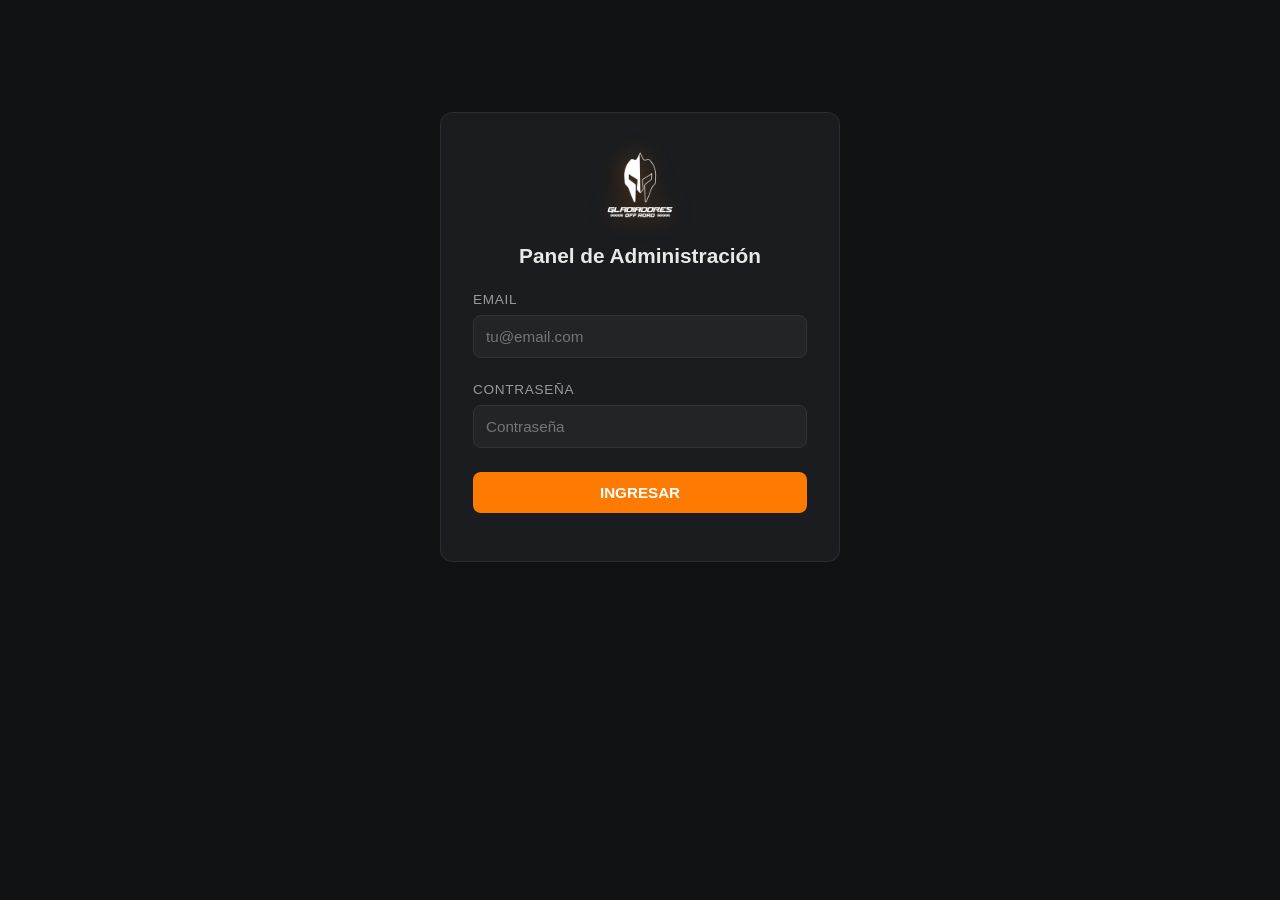
<file: admin.html>
<!DOCTYPE html>
<html lang="es">
<head>
  <meta charset="UTF-8">
  <meta name="viewport" content="width=device-width, initial-scale=1.0">
  <meta name="robots" content="noindex, nofollow, noarchive, nosnippet">
  <meta name="referrer" content="no-referrer">
  <title>Panel — Gladiadores Off Road</title>
  <meta name="theme-color" content="#0D0B0A">
  <meta name="apple-mobile-web-app-capable" content="yes">
  <meta name="apple-mobile-web-app-status-bar-style" content="black-translucent">
  <meta name="mobile-web-app-capable" content="yes">
  <meta name="apple-mobile-web-app-title" content="Panel Gladiadores">
  <link rel="manifest" href="manifest-admin.json">
  <link rel="icon" href="img/icon-panel-192.png">
  <link rel="apple-touch-icon" href="img/icon-panel-180.png">
  <link rel="stylesheet" href="css/admin.css?v=15">
</head>
<body>
  <div class="container">
    <!-- LOGIN -->
    <div id="login" class="login-box">
      <div class="sax1">
        <img src="img/i1.png" alt="Gladiadores Off Road" class="sax2">
      </div>
      <h2>Panel de Administración</h2>
      <div class="form-group">
        <label>Email</label>
        <input type="email" id="email" placeholder="tu@email.com">
      </div>
      <div class="form-group">
        <label>Contraseña</label>
        <input type="password" id="password" placeholder="Contraseña">
      </div>
      <button class="btn-login" data-a="login">INGRESAR</button>
      <div id="login-error" class="error"></div>
    </div>

    <!-- PASO 2: CÓDIGO DE VERIFICACIÓN -->
    <div id="paso-2fa" class="login-box sax3">
      <h2>Verificación</h2>
      <p class="sax4">
        Escribe el código de 6 dígitos de tu app de autenticación.
      </p>
      <div class="form-group">
        <label>Código</label>
        <input type="text" id="codigo-2fa" inputmode="text" autocomplete="one-time-code"
               maxlength="9" placeholder="000000"
               onkeydown="if(event.key==='Enter')verificar2FA()" class="sax5">
      </div>
      <button class="btn-login" data-a="verificar2FA">VERIFICAR</button>
      <p class="sax6">
        ¿Perdiste el teléfono? Usa uno de tus códigos de respaldo.
      </p>
      <div id="error-2fa" class="error"></div>
    </div>

    <!-- ADMIN PANEL -->
    <div id="panel" class="admin-panel">
      <div class="admin-header">
        <div class="admin-title">Panel de Administración</div>
        <div class="sax7">
          <div class="admin-user"><span id="admin-name"></span></div>
          <button class="btn-logout" data-a="logout">Cerrar sesión</button>
        </div>
      </div>

      <div class="tabs">
        <button class="tab active" data-tab="reservas" data-a="switchTab" data-p="reservas">Reservas</button>
        <button class="tab" data-tab="catalogo" data-a="switchTab" data-p="catalogo">Catálogo</button>
        <button class="tab" data-tab="flotilla" data-a="switchTab" data-p="flotilla">Flotilla</button>
        <button class="tab" data-tab="promos" id="tab-btn-promos" data-a="switchTab" data-p="promos" data-css="display:none">Promociones</button>
        <button class="tab" data-tab="registros" data-a="switchTab" data-p="registros">Registros</button>
        <button class="tab" data-tab="seguridad" data-a="switchTab" data-p="seguridad">Seguridad</button>
        <button class="tab" data-tab="agente" id="tab-btn-agente" data-a="switchTab" data-p="agente" data-css="display:none">Agente IA</button>
      </div>

      <!-- FLOTILLA / CALENDARIO -->
      <div id="tab-flotilla" class="tab-panel">
        <p class="tab-hint">Calendario de disponibilidad. Toca un día para ver qué unidades están rentadas y cuáles están libres.</p>
        <div class="cal-header">
          <button class="cal-nav" data-a="calNav" data-p="-1">&larr;</button>
          <h3 id="cal-title"></h3>
          <button class="cal-nav" data-a="calNav" data-p="1">&rarr;</button>
        </div>
        <div class="cal-grid" id="cal-grid"></div>
        <div id="cal-fecha-label" class="sax8"></div>
        <div id="flotilla-cuerpo"><p class="sax9">Selecciona un día del calendario</p></div>
      </div>

      <!-- PROMOS (solo owner) -->
      <div id="tab-promos" class="tab-panel">
        <p class="tab-hint">Crea códigos de descuento con vigencia y límite de usos. Compártelos con clientes en redes o WhatsApp.</p>
        <div class="promo-form" id="promo-form">
          <div>
            <label>Código</label>
            <input class="precio-input sax10" id="promo-codigo" placeholder="GLADIADOR10" maxlength="30">
          </div>
          <div>
            <label>Descuento %</label>
            <input class="precio-input sax11" id="promo-porcentaje" type="number" min="1" max="100" placeholder="10">
          </div>
          <div>
            <label>Usos máximos</label>
            <input class="precio-input sax11" id="promo-usos" type="number" min="1" max="10000" placeholder="50">
          </div>
          <div>
            <label>Válido desde</label>
            <input class="precio-input sax11" id="promo-inicio" type="date">
          </div>
          <div>
            <label>Válido hasta</label>
            <input class="precio-input sax11" id="promo-fin" type="date">
          </div>
          <div class="sax12">
            <button class="btn-action sax11" data-a="crearPromo">Crear código</button>
          </div>
        </div>
        <div id="promo-error" class="error sax13"></div>
        <div id="promos-lista"><p class="sax9">Cargando...</p></div>
      </div>

      <!-- AGENTE IA (solo dueño) -->
      <div id="tab-agente" class="tab-panel">
        <p class="tab-hint">El agente responde en el chat del sitio con Claude, usando las rutas y la flota activas.</p>
        <div id="agente-cuerpo"><p class="sax9">Cargando...</p></div>
      </div>

      <!-- SEGURIDAD -->
      <!-- REGISTROS DEL POPUP DE BIENVENIDA -->
      <div id="tab-registros" class="tab-panel">
        <p class="tab-hint">Quien dejó sus datos en el popup del sitio. El obsequio de estreno es para los primeros 25; los demás quedan guardados como clientes interesados.</p>
        <div class="rcal-bar"><div id="reg-resumen">Cargando…</div>
          <button class="btn-action sm secondary" data-a="exportarRegistrosCSV">⬇ Descargar CSV</button></div>
        <div class="table-wrap">
          <table>
            <thead><tr><th>#</th><th>Nombre / contacto</th><th>Obsequio</th><th>Registrado</th><th></th></tr></thead>
            <tbody id="tbody-registros"><tr><td colspan="5" class="sax17">Cargando…</td></tr></tbody>
          </table>
        </div>
      </div>

      <div id="tab-seguridad" class="tab-panel">
        <p class="tab-hint">Protege tu cuenta con un segundo factor. Aunque alguien descubra tu contraseña, no podrá entrar sin tu teléfono.</p>
        <div id="seguridad-cuerpo"><p class="sax9">Cargando...</p></div>

        <p class="tab-hint" id="mantenimiento-hint" data-css="display:none;margin-top:2rem">Apaga la página al público mientras haces cambios. Tú siempre puedes seguir viendo este panel.</p>
        <div id="mantenimiento-cuerpo" data-css="display:none"></div>

        <p class="tab-hint" id="reservas-toggle-hint" data-css="display:none;margin-top:2rem">Mientras esté pausado, la gente puede ver todo y armar su reserva, pero el último paso manda la solicitud por WhatsApp en vez de cobrar en línea.</p>
        <div id="reservas-toggle-cuerpo" data-css="display:none"></div>
      </div>

      <!-- CATÁLOGO -->
      <div id="tab-catalogo" class="tab-panel">
        <p class="tab-hint">Cambia precios, apaga rutas, unidades o horarios. Lo que apagues deja de verse en la página.</p>
        <div id="catalogo-lista"><p class="sax9">Cargando catálogo...</p></div>
      </div>

      <!-- RESERVAS -->
      <div id="tab-reservas" class="tab-panel active">
        <div class="sax14">
          <p class="tab-hint sax15"><span class="live-dot"></span> En vivo — <span id="reservas-actualizado">cargando…</span></p>
          <div class="sax16">
            <button class="btn-action sm secondary" data-a="loadReservas">↻ Actualizar ahora</button>
            <button class="btn-action sm secondary" data-a="exportarReservasCSV">⬇ Descargar CSV</button>
          </div>
        </div>
        <div class="rcal">
          <div class="cal-header rcal-header">
            <button class="cal-nav" data-a="rcalNav" data-p="-1" aria-label="Mes anterior">&larr;</button>
            <h3 id="rcal-title"></h3>
            <button class="cal-nav" data-a="rcalNav" data-p="1" aria-label="Mes siguiente">&rarr;</button>
          </div>
          <div class="cal-grid" id="rcal-grid"></div>
          <div class="rcal-leyenda">
            <span><i class="rcal-pt pend"></i> Falta pago</span>
            <span><i class="rcal-pt conf"></i> Confirmada</span>
            <span><i class="rcal-pt paus"></i> Pausada</span>
          </div>
        </div>
        <div class="rcal-bar">
          <div id="rcal-label">Todas las reservas</div>
          <button class="btn-action sm secondary" data-a="rcalTodas" id="rcal-todas" hidden>Ver todas</button>
        </div>
        <div class="table-wrap">
          <table id="tabla-reservas">
            <thead>
              <tr>
                <th>Folio</th>
                <th>Cliente / contacto</th>
                <th>Ruta</th>
                <th>Fecha</th>
                <th>Pagado / resta</th>
                <th>Estado</th>
                <th></th>
              </tr>
            </thead>
            <tbody id="tbody-reservas">
              <tr><td colspan="7" class="sax17">Cargando reservas...</td></tr>
            </tbody>
          </table>
        </div>
      </div>
    </div>
  </div>

  <!-- MODAL DE DETALLES -->
  <div id="modal" class="modal">
    <div class="modal-content">
      <h3>Detalles de Reserva</h3>
      <div class="modal-body" id="modal-body"></div>
      <div class="modal-actions">
        <select id="estado-select" class="btn-modal btn-secondary sax18">
          <option value="">Cambiar estado</option>
          <option value="pendiente">Pendiente (falta pago)</option>
          <option value="confirmada">Confirmada</option>
          <option value="completada">Terminada</option>
          <option value="pausada">Pausada</option>
          <option value="cancelada">Cancelada</option>
        </select>
        <button class="btn-modal btn-secondary" data-a="closeModal">Cerrar</button>
      </div>
    </div>
  </div>

  <script src="js/admin.js?v=15"></script>
</body>
</html>
</file>
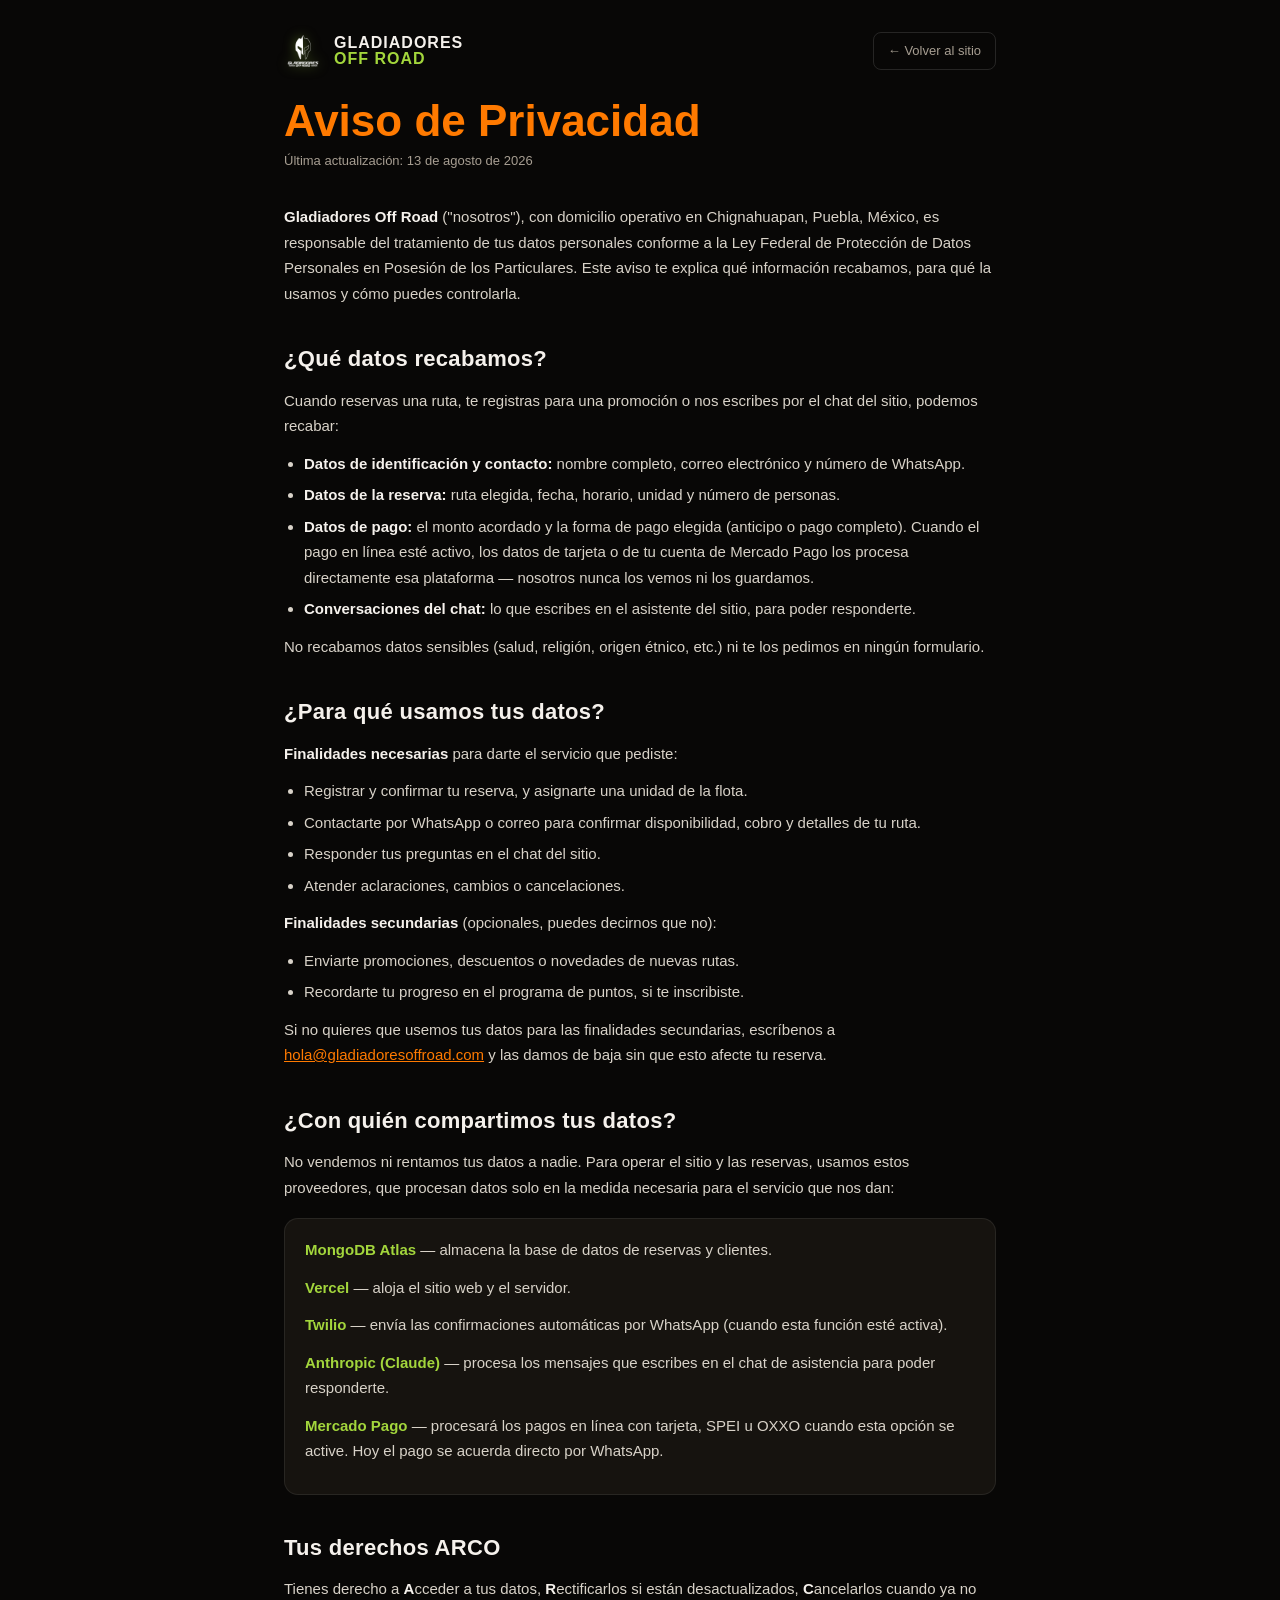
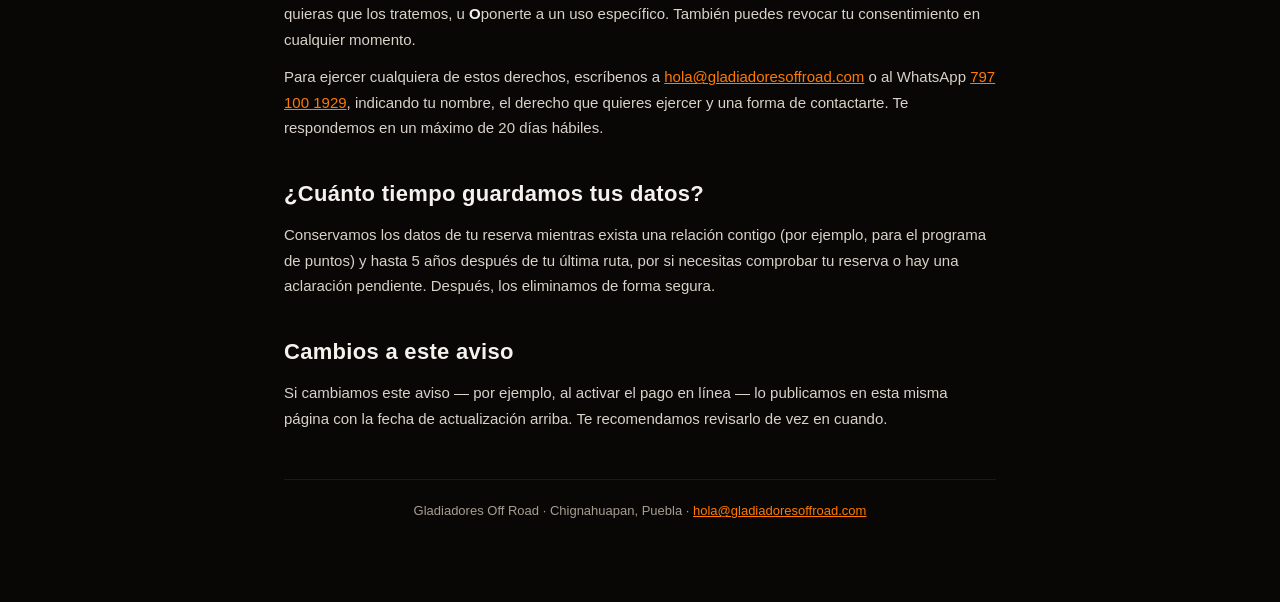
<file: aviso-privacidad.html>
<!DOCTYPE html>
<html lang="es">
<head>
<meta charset="UTF-8">
<meta name="viewport" content="width=device-width, initial-scale=1.0">
<title>Aviso de Privacidad — Gladiadores Off Road</title>
<meta name="description" content="Aviso de privacidad de Gladiadores Off Road: qué datos recabamos, para qué los usamos y cómo ejercer tus derechos ARCO.">
<meta name="robots" content="index, follow">
<link rel="icon" href="img/i1.png">
<link rel="stylesheet" href="css/aviso.css">
</head>
<body>
<div class="wrap">
  <div class="top">
    <img src="img/i1.png" alt="Gladiadores Off Road">
    <div class="brand">GLADIADORES<span>OFF ROAD</span></div>
    <a class="back" href="index.html">← Volver al sitio</a>
  </div>

  <h1>Aviso de Privacidad</h1>
  <p class="updated">Última actualización: 13 de agosto de 2026</p>

  <p><b>Gladiadores Off Road</b> ("nosotros"), con domicilio operativo en Chignahuapan, Puebla, México, es responsable del tratamiento de tus datos personales conforme a la Ley Federal de Protección de Datos Personales en Posesión de los Particulares. Este aviso te explica qué información recabamos, para qué la usamos y cómo puedes controlarla.</p>

  <h2>¿Qué datos recabamos?</h2>
  <p>Cuando reservas una ruta, te registras para una promoción o nos escribes por el chat del sitio, podemos recabar:</p>
  <ul>
    <li><b>Datos de identificación y contacto:</b> nombre completo, correo electrónico y número de WhatsApp.</li>
    <li><b>Datos de la reserva:</b> ruta elegida, fecha, horario, unidad y número de personas.</li>
    <li><b>Datos de pago:</b> el monto acordado y la forma de pago elegida (anticipo o pago completo). Cuando el pago en línea esté activo, los datos de tarjeta o de tu cuenta de Mercado Pago los procesa directamente esa plataforma — nosotros nunca los vemos ni los guardamos.</li>
    <li><b>Conversaciones del chat:</b> lo que escribes en el asistente del sitio, para poder responderte.</li>
  </ul>
  <p>No recabamos datos sensibles (salud, religión, origen étnico, etc.) ni te los pedimos en ningún formulario.</p>

  <h2>¿Para qué usamos tus datos?</h2>
  <p><b>Finalidades necesarias</b> para darte el servicio que pediste:</p>
  <ul>
    <li>Registrar y confirmar tu reserva, y asignarte una unidad de la flota.</li>
    <li>Contactarte por WhatsApp o correo para confirmar disponibilidad, cobro y detalles de tu ruta.</li>
    <li>Responder tus preguntas en el chat del sitio.</li>
    <li>Atender aclaraciones, cambios o cancelaciones.</li>
  </ul>
  <p><b>Finalidades secundarias</b> (opcionales, puedes decirnos que no):</p>
  <ul>
    <li>Enviarte promociones, descuentos o novedades de nuevas rutas.</li>
    <li>Recordarte tu progreso en el programa de puntos, si te inscribiste.</li>
  </ul>
  <p>Si no quieres que usemos tus datos para las finalidades secundarias, escríbenos a <a href="mailto:hola@gladiadoresoffroad.com">hola@gladiadoresoffroad.com</a> y las damos de baja sin que esto afecte tu reserva.</p>

  <h2>¿Con quién compartimos tus datos?</h2>
  <p>No vendemos ni rentamos tus datos a nadie. Para operar el sitio y las reservas, usamos estos proveedores, que procesan datos solo en la medida necesaria para el servicio que nos dan:</p>
  <div class="card">
    <p><b>MongoDB Atlas</b> — almacena la base de datos de reservas y clientes.</p>
    <p><b>Vercel</b> — aloja el sitio web y el servidor.</p>
    <p><b>Twilio</b> — envía las confirmaciones automáticas por WhatsApp (cuando esta función esté activa).</p>
    <p><b>Anthropic (Claude)</b> — procesa los mensajes que escribes en el chat de asistencia para poder responderte.</p>
    <p><b>Mercado Pago</b> — procesará los pagos en línea con tarjeta, SPEI u OXXO cuando esta opción se active. Hoy el pago se acuerda directo por WhatsApp.</p>
  </div>

  <h2>Tus derechos ARCO</h2>
  <p>Tienes derecho a <b>A</b>cceder a tus datos, <b>R</b>ectificarlos si están desactualizados, <b>C</b>ancelarlos cuando ya no quieras que los tratemos, u <b>O</b>ponerte a un uso específico. También puedes revocar tu consentimiento en cualquier momento.</p>
  <p>Para ejercer cualquiera de estos derechos, escríbenos a <a href="mailto:hola@gladiadoresoffroad.com">hola@gladiadoresoffroad.com</a> o al WhatsApp <a href="https://wa.me/527971001929" target="_blank">797 100 1929</a>, indicando tu nombre, el derecho que quieres ejercer y una forma de contactarte. Te respondemos en un máximo de 20 días hábiles.</p>

  <h2>¿Cuánto tiempo guardamos tus datos?</h2>
  <p>Conservamos los datos de tu reserva mientras exista una relación contigo (por ejemplo, para el programa de puntos) y hasta 5 años después de tu última ruta, por si necesitas comprobar tu reserva o hay una aclaración pendiente. Después, los eliminamos de forma segura.</p>

  <h2>Cambios a este aviso</h2>
  <p>Si cambiamos este aviso — por ejemplo, al activar el pago en línea — lo publicamos en esta misma página con la fecha de actualización arriba. Te recomendamos revisarlo de vez en cuando.</p>

  <div class="foot">Gladiadores Off Road · Chignahuapan, Puebla · <a href="mailto:hola@gladiadoresoffroad.com">hola@gladiadoresoffroad.com</a></div>
</div>
</body>
</html>
</file>
<file: css/admin.css>
* { margin: 0; padding: 0; box-sizing: border-box; }
    body {
      font-family: -apple-system, BlinkMacSystemFont, 'Segoe UI', Roboto, sans-serif;
      background: #111214;
      color: #E8E8E8;
      min-height: 100vh;
    }
    .container { max-width: 1200px; margin: 0 auto; padding: 2rem; }

    /* LOGIN */
    .login-box {
      max-width: 400px;
      margin: 5rem auto;
      background: #1A1C1F;
      border: 1px solid #2A2D32;
      border-radius: 12px;
      padding: 2rem;
    }
    .login-box h2 { color: #E8E8E8; margin-bottom: 1.5rem; text-align: center; font-size: 1.3rem; font-weight: 700; }
    .form-group { margin-bottom: 1.5rem; }
    .form-group label { display: block; margin-bottom: 0.5rem; color: #999; font-size: 0.85rem; font-weight: 500; text-transform: uppercase; letter-spacing: 0.05em; }
    .form-group input {
      width: 100%;
      padding: 0.75rem;
      background: #222428;
      border: 1px solid #333;
      border-radius: 8px;
      color: #E8E8E8;
      font-family: inherit;
      font-size: 0.95rem;
    }
    .form-group input:focus { outline: none; border-color: #FF7A00; box-shadow: 0 0 0 3px rgba(255,122,0,0.12); }
    .btn-login {
      width: 100%;
      padding: 0.75rem;
      background: #FF7A00;
      color: #fff;
      border: none;
      border-radius: 8px;
      font-weight: 700;
      font-size: 0.95rem;
      cursor: pointer;
      transition: all 0.2s;
    }
    .btn-login:hover { background: #e86e00; }
    .error { color: #ff6b6b; font-size: 0.85rem; margin-top: 1rem; }

    /* HEADER */
    .admin-header {
      display: flex;
      justify-content: space-between;
      align-items: center;
      margin-bottom: 1.5rem;
      padding-bottom: 1rem;
      border-bottom: 1px solid #2A2D32;
    }
    .admin-title { font-size: 1.4rem; font-weight: 800; color: #fff; letter-spacing: -0.02em; }
    .admin-user { color: #888; font-size: 0.85rem; margin-bottom: 6px; }
    .btn-logout {
      background: transparent;
      color: #999;
      padding: 0.45rem 0.9rem;
      border: 1px solid #333;
      border-radius: 6px;
      cursor: pointer;
      font-weight: 600;
      font-size: 0.85rem;
      transition: all 0.2s;
    }
    .btn-logout:hover { border-color: #ff6b6b; color: #ff6b6b; }

    /* TABS */
    .tabs { display: flex; gap: 4px; margin-bottom: 1.5rem; border-bottom: 1px solid #2A2D32; overflow-x: auto; }
    .tab {
      padding: 0.65rem 1.2rem; background: none; border: none; border-bottom: 2px solid transparent;
      color: #777; font-family: inherit; font-size: 0.88rem; font-weight: 600; cursor: pointer;
      white-space: nowrap; transition: color 0.2s;
    }
    .tab:hover { color: #ccc; }
    .tab.active { color: #FF7A00; border-bottom-color: #FF7A00; }
    .tab-panel { display: none; }
    .tab-panel.active { display: block; }
    .tab-hint { color: #777; font-size: 0.85rem; margin-bottom: 1.25rem; line-height: 1.6; }

    /* CARDS */
    .card {
      background: #1A1C1F; border: 1px solid #2A2D32; border-radius: 10px;
      padding: 1.25rem; margin-bottom: 0.75rem;
    }
    .card.off { opacity: 0.45; }
    .card-top { display: flex; align-items: center; justify-content: space-between; gap: 1rem; flex-wrap: wrap; }
    .card-name { font-size: 1.05rem; font-weight: 700; color: #fff; }
    .card-meta { color: #777; font-size: 0.8rem; margin-top: 2px; }
    .card-body { margin-top: 1rem; padding-top: 1rem; border-top: 1px solid #222428; }
    .bloque-lbl { color: #FF7A00; font-size: 0.7rem; font-weight: 700; letter-spacing: 0.1em; text-transform: uppercase; margin-bottom: 0.6rem; }
    .chips { display: flex; flex-wrap: wrap; gap: 6px; margin-bottom: 1rem; }
    .chip {
      padding: 0.35rem 0.8rem; border-radius: 999px; font-size: 0.82rem; cursor: pointer;
      background: rgba(255,122,0,0.08); border: 1px solid rgba(255,122,0,0.3); color: #FF7A00;
      font-family: inherit; transition: all 0.15s;
    }
    .chip:hover { background: rgba(255,122,0,0.15); }
    .chip.off { background: #1E2024; border-color: #333; color: #555; text-decoration: line-through; }
    .unidad-row {
      display: flex; align-items: center; gap: 0.8rem; flex-wrap: wrap;
      padding: 0.7rem 0; border-top: 1px solid #222428;
    }
    .unidad-nombre { flex: 1; min-width: 150px; color: #E8E8E8; font-size: 0.9rem; }
    .unidad-nombre small { display: block; color: #777; font-size: 0.75rem; }
    .precio-input {
      width: 100px; padding: 0.45rem 0.6rem; background: #222428;
      border: 1px solid #333; border-radius: 8px; color: #E8E8E8; font-family: inherit;
      font-size: 0.9rem;
    }
    .precio-input:focus { outline: none; border-color: #FF7A00; }
    /* Tarifas: un precio por cada número de personas (el cobro es por vehículo) */
    .tarifas { display: flex; align-items: center; gap: 8px; flex-wrap: wrap; }
    .tarifa { display: flex; align-items: center; gap: 3px; font-size: 0.8rem; color: #999; }
    .tarifa b { color: #FF7A00; font-size: 0.78rem; min-width: 22px; }
    .tarifa .precio-input { width: 74px; padding: 0.35rem 0.45rem; }
    .sin-tarifa { color: #FF5A5A; font-size: 0.78rem; }
    .asientos { display: flex; gap: 4px; }
    .asiento {
      width: 30px; height: 30px; border-radius: 7px; cursor: pointer; font-size: 0.8rem; font-weight: 700;
      background: rgba(255,122,0,0.08); border: 1px solid rgba(255,122,0,0.3); color: #FF7A00;
      font-family: inherit;
    }
    .asiento.off { background: rgba(255,90,90,0.08); border-color: rgba(255,90,90,0.3); color: #FF5A5A; }
    .switch {
      padding: 0.4rem 0.9rem; border-radius: 8px; font-size: 0.8rem; font-weight: 700; cursor: pointer;
      font-family: inherit; border: 1px solid; transition: all 0.15s;
    }
    .switch.on { background: rgba(76,175,80,0.1); border-color: rgba(76,175,80,0.4); color: #4caf50; }
    .switch.off { background: rgba(255,90,90,0.08); border-color: rgba(255,90,90,0.3); color: #FF5A5A; }
    .btn-action {
      padding: 0.5rem 1.2rem; background: #FF7A00; color: #fff; border: none; border-radius: 8px;
      font-weight: 700; cursor: pointer; font-family: inherit; font-size: 0.85rem;
      transition: all 0.15s;
    }
    .btn-action:hover { background: #e86e00; }
    .btn-action:disabled { opacity: 0.4; cursor: default; }
    .btn-action.sm { padding: 0.4rem 0.7rem; font-size: 0.8rem; }
    .btn-action.secondary { background: transparent; border: 1px solid #333; color: #999; }
    .btn-action.secondary:hover { border-color: #FF7A00; color: #FF7A00; }
    .btn-action.danger { background: transparent; border: 1px solid #333; color: #ff6b6b; }
    .btn-action.danger:hover { border-color: #ff6b6b; background: rgba(255,90,90,0.08); }
    .saved { color: #4caf50; font-size: 0.82rem; }

    /* ADMIN PANEL */
    .admin-panel { display: none; }

    /* TABLE */
    .table-wrap {
      background: #1A1C1F;
      border: 1px solid #2A2D32;
      border-radius: 10px;
      overflow: hidden;
    }
    table { width: 100%; border-collapse: collapse; }
    th {
      background: #1E2024;
      padding: 0.85rem 1rem;
      text-align: left;
      font-weight: 600;
      font-size: 0.8rem;
      color: #999;
      border-bottom: 1px solid #2A2D32;
      text-transform: uppercase;
      letter-spacing: 0.05em;
    }
    td { padding: 0.85rem 1rem; border-bottom: 1px solid #222428; font-size: 0.9rem; }
    tr:hover { background: rgba(255,122,0,0.03); }
    .estado-badge {
      display: inline-block; padding: 0.2rem 0.6rem; border-radius: 20px;
      font-size: 0.78rem; font-weight: 600;
    }
    .estado-confirmada { background: rgba(76,175,80,0.12); color: #4caf50; }
    .estado-cancelada { background: rgba(244,67,54,0.12); color: #f44336; }
    .estado-completada { background: rgba(33,150,243,0.12); color: #2196f3; }
    .estado-no_show { background: rgba(255,152,0,0.12); color: #ff9800; }
    /* Nace pendiente (falta la transferencia) y pasa a confirmada al aprobarla */
    .estado-pendiente { background: rgba(255,193,7,0.14); color: #ffc107; }
    .estado-pausada { background: rgba(158,158,158,0.14); color: #bdbdbd; }
    /* Segunda línea dentro de una celda: unidades, horario, totales */
    .celda-sub { display: block; color: #8a8a8a; font-size: 0.74rem; margin-top: 2px; line-height: 1.45; }
    /* Anticipo vs pago completo: se ve de un vistazo qué reservas todavía deben dinero */
    .pago-pill { display: inline-block; padding: 0.1rem 0.5rem; border-radius: 20px; font-size: 0.72rem; font-weight: 600; white-space: nowrap; }
    .pago-pill.anticipo { background: rgba(255,152,0,0.12); color: #ff9800; }
    .pago-pill.completo { background: rgba(76,175,80,0.12); color: #4caf50; }
    .live-dot { display: inline-block; width: 7px; height: 7px; border-radius: 50%; background: #4caf50; margin-right: 4px; animation: livePulse 2s infinite; }
    @keyframes livePulse { 0%,100% { opacity: 1; } 50% { opacity: 0.35; } }

    /* MODAL */
    .modal { display: none; position: fixed; inset: 0; background: rgba(0,0,0,0.6); z-index: 1000; align-items: center; justify-content: center; }
    .modal.open { display: flex; }
    .modal-content {
      background: #1A1C1F; border: 1px solid #2A2D32; border-radius: 12px;
      padding: 2rem; max-width: 500px; width: 90%;
    }
    .modal-content h3 { color: #fff; margin-bottom: 1rem; font-size: 1.1rem; }
    .modal-body { margin-bottom: 1.5rem; max-height: 60vh; overflow-y: auto; }
    .modal-detail { margin-bottom: 0.8rem; padding-bottom: 0.8rem; border-bottom: 1px solid #222428; font-size: 0.9rem; }
    .modal-detail b { color: #FF7A00; }
    .modal-actions { display: flex; gap: 0.8rem; }
    .btn-modal {
      flex: 1; padding: 0.65rem; border: none; border-radius: 8px;
      cursor: pointer; font-weight: 600; font-size: 0.88rem; transition: all 0.2s;
    }
    .btn-primary { background: #FF7A00; color: #fff; }
    .btn-primary:hover { background: #e86e00; }
    .btn-secondary { background: #222428; color: #999; border: 1px solid #333; }
    .btn-secondary:hover { border-color: #555; color: #ccc; }

    /* FLOTILLA */
    .flotilla-grid { display: grid; gap: 6px; }
    .flotilla-tipo { color: #FF7A00; font-size: 0.72rem; font-weight: 700; letter-spacing: 0.1em; text-transform: uppercase; margin-top: 1rem; margin-bottom: 0.4rem; }
    .flotilla-unit {
      display: flex; align-items: center; gap: 0.8rem; padding: 0.6rem 0.8rem;
      background: #1A1C1F; border: 1px solid #2A2D32; border-radius: 8px;
    }
    .flotilla-unit img { width: 56px; height: 40px; object-fit: contain; border-radius: 6px; flex-shrink: 0; }
    /* Número de la máquina: "la 7" identifica al vehículo mejor que el apodo */
    .flotilla-unit .fu-num {
      flex-shrink: 0; width: 26px; height: 26px; border-radius: 7px;
      display: grid; place-items: center; font-size: 0.8rem; font-weight: 800;
      background: rgba(255,122,0,0.12); border: 1px solid rgba(255,122,0,0.35); color: #FF7A00;
    }
    .flotilla-unit .fu-name { flex: 1; }
    .flotilla-unit .fu-name b { font-size: 0.88rem; color: #E8E8E8; }
    .flotilla-unit .fu-name small { display: block; color: #777; font-size: 0.75rem; }
    .flotilla-unit .fu-info { text-align: right; color: #777; font-size: 0.82rem; }

    /* CALENDARIO */
    .cal-header { display: flex; align-items: center; justify-content: space-between; margin-bottom: 1rem; }
    .cal-header h3 { font-size: 1.1rem; font-weight: 700; color: #E8E8E8; }
    .cal-nav { background: #222428; border: 1px solid #333; color: #999; border-radius: 6px; padding: 0.35rem 0.7rem; cursor: pointer; font-size: 0.9rem; }
    .cal-nav:hover { border-color: #FF7A00; color: #FF7A00; }
    .cal-grid { display: grid; grid-template-columns: repeat(7, 1fr); gap: 4px; margin-bottom: 1.2rem; max-width: 520px; }
    .cal-header { max-width: 520px; }
    .cal-dow { text-align: center; font-size: 0.7rem; color: #666; font-weight: 600; letter-spacing: 0.05em; padding: 0.3rem 0; }
    .cal-day { text-align: center; padding: 0.5rem 0.2rem; border-radius: 8px; cursor: pointer; font-size: 0.85rem; color: #999; transition: all 0.15s; border: 1px solid transparent; }
    .cal-day:hover { background: #222428; color: #E8E8E8; }
    .cal-day.today { border-color: #FF7A00; color: #FF7A00; font-weight: 700; }
    .cal-day.selected, .cal-day.selected.past { background: #FF7A00; color: #fff; font-weight: 700; opacity: 1; }
    .cal-day.selected::after { background: #fff !important; }
    .cal-day.has-reservas { position: relative; color: #E8E8E8; }
    .cal-day.has-reservas::after { content: ''; position: absolute; bottom: 3px; left: 50%; transform: translateX(-50%); width: 5px; height: 5px; background: #FF7A00; border-radius: 50%; }
    .cal-day.empty { pointer-events: none; }
    .cal-day.past { opacity: 0.35; }

    /* CALENDARIO DE DÍAS ACTIVOS */
    .dias-cal { max-width: 380px; margin-top: 0.5rem; }
    .dias-cal-header { display: flex; align-items: center; justify-content: space-between; margin-bottom: 0.5rem; }
    .dias-cal-header span { font-size: 0.88rem; font-weight: 700; color: #E8E8E8; }
    .dias-cal-nav { background: #222428; border: 1px solid #333; color: #999; border-radius: 6px; padding: 0.25rem 0.55rem; cursor: pointer; font-size: 0.85rem; }
    .dias-cal-nav:hover { border-color: #FF7A00; color: #FF7A00; }
    .dias-cal-grid { display: grid; grid-template-columns: repeat(7, 1fr); gap: 3px; }
    .dias-cal-dow { text-align: center; font-size: 0.65rem; color: #555; font-weight: 600; padding: 0.2rem 0; }
    .dias-cal-day {
      text-align: center; padding: 0.35rem 0; border-radius: 6px; cursor: pointer;
      font-size: 0.78rem; color: #555; border: 1px solid transparent; transition: all 0.12s;
    }
    .dias-cal-day:hover { background: #222428; color: #ccc; }
    .dias-cal-day.activo { background: rgba(76,175,80,0.15); border-color: rgba(76,175,80,0.4); color: #4caf50; font-weight: 700; }
    .dias-cal-day.empty { pointer-events: none; }
    .dias-cal-day.past { opacity: 0.3; pointer-events: none; }
    .dias-cal-btns { display: flex; gap: 6px; margin-top: 0.5rem; flex-wrap: wrap; }

    /* PROMOS */
    .promo-grid { display: grid; gap: 8px; }
    .promo-card {
      display: flex; align-items: center; gap: 1rem; padding: 1rem 1.2rem;
      background: #1A1C1F; border: 1px solid #2A2D32; border-radius: 10px;
      flex-wrap: wrap;
    }
    .promo-card.expired { opacity: 0.4; }
    .promo-code { font-family: 'SF Mono', 'Fira Code', monospace; font-size: 1.1rem; font-weight: 800; color: #FF7A00; letter-spacing: 0.05em; min-width: 120px; }
    .promo-detail { flex: 1; min-width: 200px; }
    .promo-detail b { color: #E8E8E8; }
    .promo-detail small { display: block; color: #777; font-size: 0.78rem; margin-top: 2px; }
    .promo-stats { text-align: right; min-width: 100px; }
    .promo-stats b { color: #E8E8E8; font-size: 0.95rem; }
    .promo-stats small { display: block; color: #777; font-size: 0.78rem; }

    /* CREATE PROMO FORM */
    .promo-form {
      display: grid; grid-template-columns: repeat(auto-fit, minmax(180px, 1fr)); gap: 12px;
      background: #1A1C1F; border: 1px solid #2A2D32; border-radius: 10px;
      padding: 1.25rem; margin-bottom: 1.25rem;
    }
    .promo-form label { display: block; color: #999; font-size: 0.75rem; font-weight: 600; text-transform: uppercase; letter-spacing: 0.05em; margin-bottom: 4px; }
    .promo-form input { width: 100%; }

    @media (max-width: 768px) {
      .container { padding: 1rem; }
      .tabs { gap: 0; }
      .tab { padding: 0.6rem 0.8rem; font-size: 0.82rem; }
      table { font-size: 0.82rem; }
      th, td { padding: 0.6rem 0.5rem; }
      .promo-form { grid-template-columns: 1fr; }
    }
  

/* ── Clases generadas desde los style="..." que había en el HTML.
   Doble selector para ganarle en especificidad a las clases normales,
   igual que ganaba el atributo inline. ── */
.sax1.sax1{width:80px;height:80px;margin:0 auto 1.2rem;}
.sax2.sax2{width:100%;height:100%;object-fit:contain;filter:drop-shadow(0 0 12px rgba(255,122,0,0.4));}
.sax3.sax3{display:none}
.sax4.sax4{color:#999;font-size:0.88rem;text-align:center;margin-bottom:1.5rem}
.sax5.sax5{text-align:center;letter-spacing:0.3em;font-size:1.3rem}
.sax6.sax6{color:#666;font-size:0.8rem;text-align:center;margin-top:1rem}
.sax7.sax7{text-align:right}
.sax8.sax8{font-size:0.9rem;font-weight:700;color:#FF7A00;margin-bottom:0.8rem;display:none}
.sax9.sax9{color:#777}
.sax10.sax10{width:100%;text-transform:uppercase}
.sax11.sax11{width:100%}
.sax12.sax12{display:flex;align-items:flex-end}
.sax13.sax13{margin-bottom:1rem}
.sax14.sax14{display:flex;align-items:center;justify-content:space-between;margin-bottom:0.8rem;flex-wrap:wrap;gap:8px}
.sax15.sax15{margin-bottom:0}
.sax16.sax16{display:flex;gap:8px}
.sax17.sax17{text-align:center;color:#777}
.sax18.sax18{cursor:pointer;}

    /* CALENDARIO DE RESERVAS (pestaña Reservas) */
    .rcal { max-width: 520px; margin-bottom: 1rem; }
    .rcal-header { max-width: 520px; }
    .rcal-day { position: relative; padding: 0.6rem 0.2rem 0.9rem; }
    .rcal-day.has-reservas::after { display: none; }
    .rcal-n { position: absolute; bottom: 4px; left: 50%; transform: translateX(-50%); min-width: 16px; height: 16px; line-height: 16px; border-radius: 8px; font-size: 0.62rem; font-weight: 800; color: #14110d; padding: 0 4px; }
    .rcal-n.pend { background: #FF7A00; }
    .rcal-n.conf { background: #4caf50; }
    .rcal-n.paus { background: #8e9aa8; }
    .cal-day.selected .rcal-n { box-shadow: 0 0 0 2px #fff; }
    .rcal-leyenda { display: flex; gap: 14px; flex-wrap: wrap; font-size: 0.72rem; color: #888; margin-top: 0.2rem; }
    .rcal-leyenda span { display: inline-flex; align-items: center; gap: 5px; }
    .rcal-pt { width: 9px; height: 9px; border-radius: 50%; display: inline-block; }
    .rcal-pt.pend { background: #FF7A00; }
    .rcal-pt.conf { background: #4caf50; }
    .rcal-pt.paus { background: #8e9aa8; }
    .rcal-bar { display: flex; align-items: center; justify-content: space-between; gap: 12px; flex-wrap: wrap; background: #1a1c20; border: 1px solid #2a2d33; border-radius: 8px; padding: 0.6rem 0.9rem; margin-bottom: 0.8rem; }
    #rcal-label { font-size: 0.85rem; font-weight: 700; color: #E8E8E8; text-transform: capitalize; }
    .wa-link { color: #4caf50; text-decoration: none; }
    .wa-link:hover { text-decoration: underline; }
    @media (max-width: 560px) {
      .rcal, .rcal-header { max-width: 100%; }
      .rcal-day { padding: 0.6rem 0.1rem 0.95rem; font-size: 0.8rem; min-height: 44px; }  /* dedo, no ratón */
    }

    /* REAGENDAR */
    .modal-acciones-fila { display: flex; gap: 8px; flex-wrap: wrap; margin-top: 0.9rem; }
    .btn-action.secondary { background: #222428; border: 1px solid #3a3d44; color: #cfd3d8; }
    .btn-action.secondary:hover { border-color: #FF7A00; color: #FF7A00; }
    .reag-caja { margin-top: 0.9rem; background: #16181c; border: 1px solid #2a2d33; border-radius: 10px; padding: 0.9rem 1rem; }
    .reag-tit { font-weight: 700; color: #E8E8E8; margin-bottom: 0.7rem; }
    .reag-lbl { display: block; font-size: 0.75rem; color: #888; margin: 0.55rem 0 0.25rem; }
    .reag-campo { width: 100%; min-height: 40px; }
    .reag-btns { display: flex; gap: 8px; margin-top: 0.9rem; flex-wrap: wrap; }
    .reag-err { color: #ff9800; font-size: 0.85rem; line-height: 1.5; }
</file>
<file: css/aviso.css>
:root{--fire:#FF7A00;--gladio:#A3D63C;--bg:#080706;--card:#16130F;--ink:#F5F1EC;--muted:#A79E92;}
*{margin:0;padding:0;box-sizing:border-box;}
body{background:var(--bg);color:var(--ink);font-family:-apple-system,BlinkMacSystemFont,'Segoe UI',Roboto,sans-serif;line-height:1.7;}
.wrap{max-width:760px;margin:0 auto;padding:32px 24px 80px;}
.top{display:flex;align-items:center;gap:12px;margin-bottom:28px;}
.top img{width:38px;height:38px;filter:drop-shadow(0 0 6px rgba(163,214,60,0.5));}
.top .brand{font-family:'Barlow Condensed',sans-serif;font-weight:900;font-size:16px;letter-spacing:1px;line-height:1;}
.top .brand span{color:var(--gladio);display:block;}
.back{margin-left:auto;color:var(--muted);font-size:13px;text-decoration:none;border:1px solid rgba(255,255,255,0.12);border-radius:8px;padding:7px 14px;transition:all .15s;}
.back:hover{border-color:var(--fire);color:var(--fire);}
h1{font-family:'Barlow Condensed',sans-serif;font-size:clamp(30px,6vw,44px);font-weight:900;color:var(--fire);margin-bottom:6px;line-height:1.05;}
.updated{color:var(--muted);font-size:13px;margin-bottom:32px;}
h2{font-family:'Barlow Condensed',sans-serif;font-size:22px;font-weight:800;color:var(--ink);margin:34px 0 10px;letter-spacing:.3px;}
p{color:#D8D2C8;font-size:15px;margin-bottom:12px;}
ul{margin:0 0 12px 20px;color:#D8D2C8;font-size:15px;}
li{margin-bottom:6px;}
b{color:var(--ink);}
.card{background:var(--card);border:1px solid rgba(255,255,255,0.08);border-radius:14px;padding:18px 20px;margin:18px 0;}
.card b{color:var(--gladio);}
a{color:var(--fire);}
.foot{margin-top:48px;padding-top:20px;border-top:1px solid rgba(255,255,255,0.08);color:var(--muted);font-size:13px;text-align:center;}
</file>
